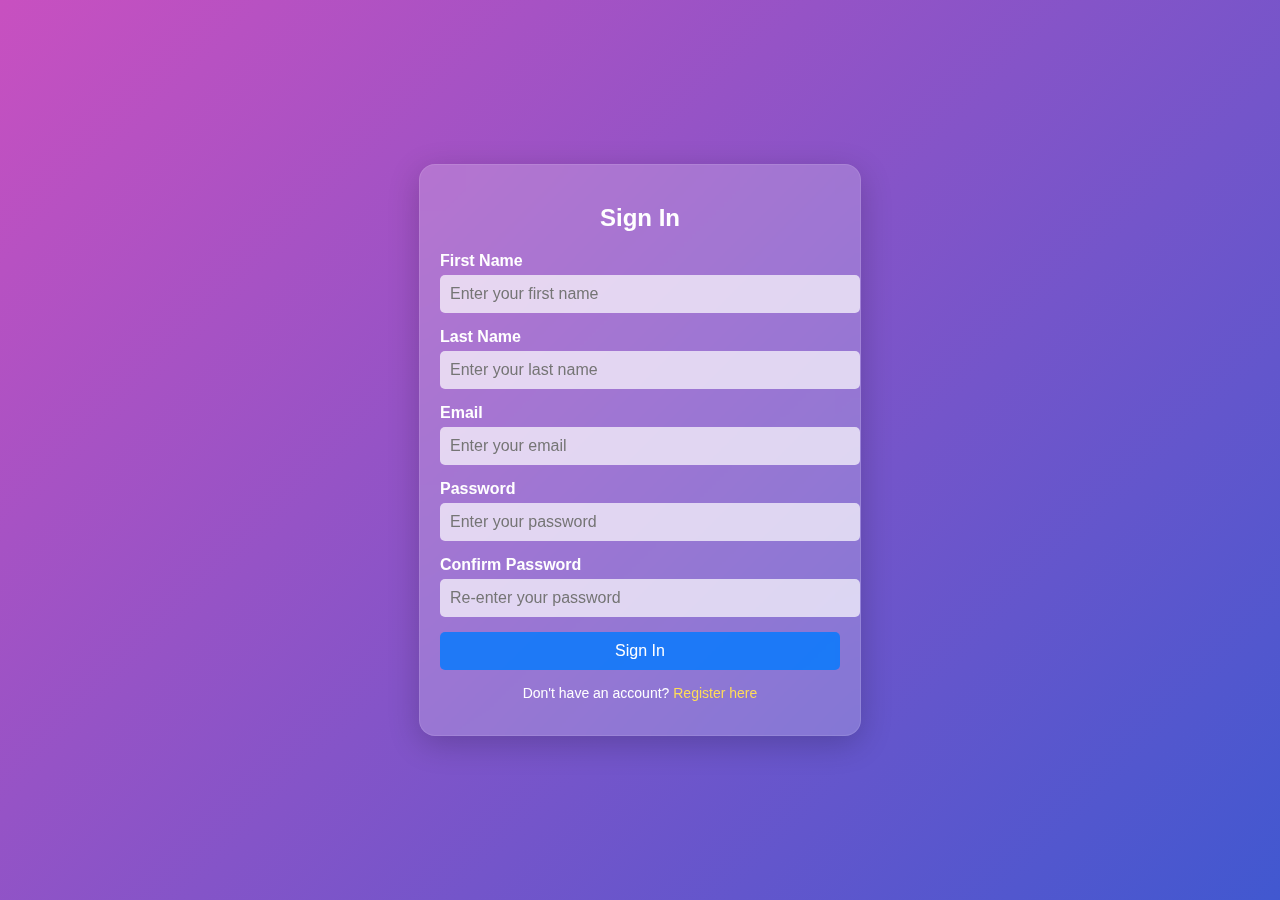
<file: key.html>
<!DOCTYPE html>
<html lang="en">
<head>
    <meta charset="UTF-8">
    <meta name="viewport" content="width=device-width, initial-scale=1.0">
    <title>Sign-In Form</title>
    <style>
        body {
            font-family: Arial, sans-serif;
            background: linear-gradient(135deg, #c850c0, #4158d0);
            margin: 0;
            display: flex;
            justify-content: center;
            align-items: center;
            height: 100vh;
            color: #fff;
        }

        .form-container {
            background: rgba(255, 255, 255, 0.2);
            border-radius: 16px;
            box-shadow: 0 8px 32px rgba(0, 0, 0, 0.2);
            backdrop-filter: blur(10px);
            -webkit-backdrop-filter: blur(10px);
            border: 1px solid rgba(255, 255, 255, 0.1);
            padding: 20px;
            width: 100%;
            max-width: 400px;
        }

        .form-container h2 {
            margin-bottom: 20px;
            text-align: center;
            color: #fff;
        }

        .form-group {
            margin-bottom: 15px;
        }

        .form-group label {
            display: block;
            margin-bottom: 5px;
            font-weight: bold;
            color: #fff;
        }

        .form-group input {
            width: 100%;
            padding: 10px;
            border: none;
            border-radius: 5px;
            font-size: 16px;
            color: #333;
            background: rgba(255, 255, 255, 0.7);
        }

        .form-group input:focus {
            outline: none;
            background: rgba(255, 255, 255, 0.9);
        }

        .btn {
            width: 100%;
            padding: 10px;
            background-color: rgba(0, 123, 255, 0.8);
            border: none;
            border-radius: 5px;
            color: #fff;
            font-size: 16px;
            cursor: pointer;
            transition: background-color 0.3s;
        }

        .btn:hover {
            background-color: rgba(0, 123, 255, 1);
        }

        .form-footer {
            text-align: center;
            margin-top: 15px;
            font-size: 14px;
            color: #fff;
        }

        .form-footer a {
            color: #ffdd57;
            text-decoration: none;
        }

        .form-footer a:hover {
            text-decoration: underline;
        }
    </style>
</head>
<body>

    <div class="form-container">
        <h2>Sign In</h2>
        <form action="#" method="POST">
            <div class="form-group">
                <label for="first-name">First Name</label>
                <input type="text" id="first-name" name="first-name" placeholder="Enter your first name" required>
            </div>

            <div class="form-group">
                <label for="last-name">Last Name</label>
                <input type="text" id="last-name" name="last-name" placeholder="Enter your last name" required>
            </div>

            <div class="form-group">
                <label for="email">Email</label>
                <input type="email" id="email" name="email" placeholder="Enter your email" required>
            </div>

            <div class="form-group">
                <label for="password">Password</label>
                <input type="password" id="password" name="password" placeholder="Enter your password" required>
            </div>

            <div class="form-group">
                <label for="confirm-password">Confirm Password</label>
                <input type="password" id="confirm-password" name="confirm-password" placeholder="Re-enter your password" required>
            </div>

            <button type="submit" class="btn">Sign In</button>
        </form>

        <div class="form-footer">
            <p>Don't have an account? <a href="#">Register here</a></p>
        </div>
    </div>

</body>
</html>
</file>
